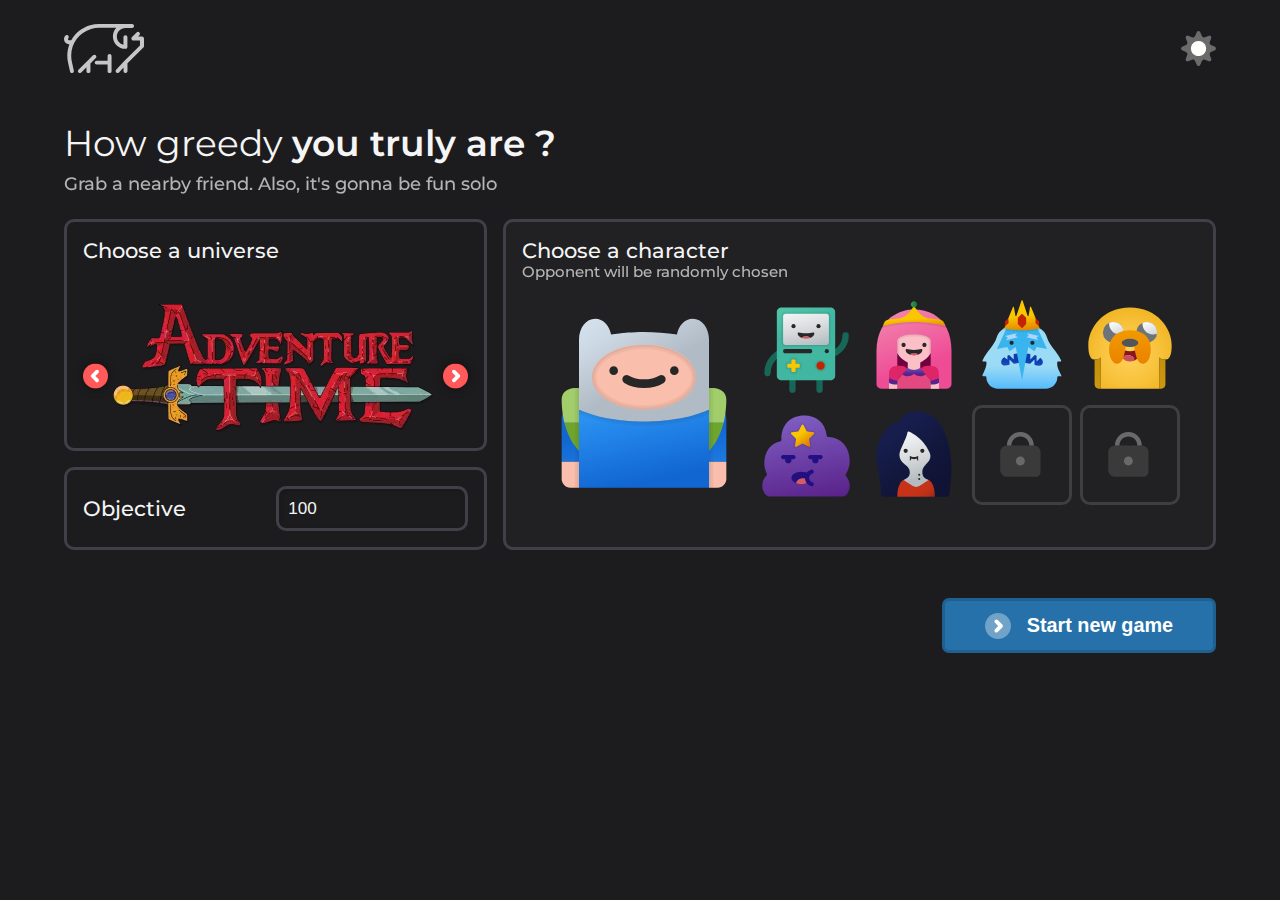
<file: index.html>
<!DOCTYPE html>
<html lang="en">
  <head>
    <meta charset="utf-8" />
    <title>Pig Dice | Home</title>
    <meta
      name="description"
      content="Pig is a simple dice game where Players take turns to 
        roll a single die as many times as they wish, adding all roll results to a running total, but losing their gained score for the turn if they roll a 1. "
    />
    <meta
      name="viewport"
      content="width=device-width, initial-scale=1.0, maximum-scale=1.0,user-scalable = no, viewport-fit=cover"
    />
    <meta charset="utf-8" />
    <!--meta for description-->

    <link rel="stylesheet" href="css/index.css" />
    <link href="https://unpkg.com/aos@2.3.1/dist/aos.css" rel="stylesheet">


    <link rel="icon" type="image/png" href="assets/favicon.svg" />
    <link rel="image_src" href="assets/social-preview.png">

    <link rel="apple-touch-icon" href="assets/icons/apple-icon-180.png">
    <meta name="apple-mobile-web-app-capable" content="yes">
    <meta name="theme-color" content="#094067" />
    <link rel="manifest" href="manifest.webmanifest">
  </head>
  <body class="light" id="app">
    <header class="spacer">
      <div class="container">
        <div class="logo"></div>
        <button
            class="btn-with-glyph btn-theme"
            :onclick="switchTheme"
            aria-label="switch theme"
          >
            <svg
              id="sun"
              viewBox="0 0 48 48"
              fill="none"
              xmlns="http://www.w3.org/2000/svg"
            >
              <g>
                <path
                  id="translucent"
                  fill-rule="evenodd"
                  clip-rule="evenodd"
                  d="M21.7565 1.44626C22.1551 0.565566 23.0337 0 24 0C24.9663 0 25.8449 0.565566 26.2435 1.44626L28.679 6.82644C29.0233 7.58817 29.6452 8.18922 30.4174 8.50852C31.1896 8.82783 32.0536 8.84244 32.8362 8.54818L38.3624 6.46748C39.2682 6.1273 40.2887 6.34643 40.9711 7.03096C41.6557 7.71548 41.8748 8.736 41.5346 9.63965L39.4539 15.1659C39.1596 15.9485 39.1743 16.8125 39.4936 17.5847C39.8129 18.3569 40.4139 18.9767 41.1757 19.3231L46.5558 21.7586C47.4344 22.1551 48 23.0337 48 24C48 24.9663 47.4344 25.8449 46.5537 26.2435L41.1736 28.679C40.4118 29.0233 39.8108 29.6452 39.4915 30.4174C39.1722 31.1896 39.1576 32.0536 39.4518 32.8362L41.5325 38.3624C41.8727 39.2682 41.6536 40.2887 40.969 40.9711C40.2845 41.6557 39.264 41.8748 38.3603 41.5346L32.8341 39.4539C32.0515 39.1597 31.1875 39.1743 30.4153 39.4936C29.6431 39.8129 29.0233 40.4139 28.6769 41.1757L26.2414 46.5558C25.8449 47.4344 24.9663 48 24 48C23.0337 48 22.1551 47.4344 21.7565 46.5537L19.321 41.1736C18.9767 40.4118 18.3548 39.8108 17.5826 39.4915C16.8104 39.1722 15.9464 39.1576 15.1638 39.4518L9.63756 41.5325C8.73183 41.8727 7.7113 41.6536 7.02887 40.969C6.34643 40.2845 6.12522 39.264 6.46539 38.3604L8.54609 32.8341C8.84035 32.0515 8.82574 31.1875 8.50643 30.4153C8.18713 29.6431 7.58609 29.0233 6.82435 28.6769L1.44417 26.2414C0.565564 25.8449 0 24.9663 0 24C0 23.0337 0.565566 22.1551 1.44626 21.7565L6.82644 19.321C7.58817 18.9767 8.18922 18.3548 8.50852 17.5826C8.82783 16.8104 8.84244 15.9464 8.54818 15.1638L6.46539 9.63756C6.12522 8.73183 6.34435 7.7113 7.02887 7.02887C7.7134 6.34435 8.73392 6.12522 9.63757 6.46539L15.1638 8.54609C15.9464 8.84244 16.8104 8.82783 17.5826 8.50852C18.3548 8.18922 18.9746 7.58817 19.321 6.82644L21.7565 1.44626Z"
                  fill="white"
                  fill-opacity="0.35"
                />
                <path
                  id="Vector"
                  d="M34.4474 24.0167C34.4474 29.7788 29.7747 34.4515 24.0127 34.4515C18.2506 34.4515 13.5779 29.7788 13.5779 24.0167C13.5779 18.2546 18.2506 13.5819 24.0127 13.5819C29.7748 13.5819 34.4474 18.2567 34.4474 24.0167"
                  fill="white"
                />
              </g>
            </svg>
            <svg viewBox="0 0 48 57" fill="none" xmlns="http://www.w3.org/2000/svg">
              <g id="moon">
              <path id="translucent" d="M46.3216 46.9723C44.9623 46.9892 43.7236 46.9988 43.3814 46.9988C33.7123 46.9988 26.9377 42.2366 23.0817 34.9487H27.8367C29.02 34.9487 29.555 33.4689 28.6464 32.7122L19.9245 25.4435C19.5124 23.0889 19.281 20.6283 19.281 18.0784C19.281 12.8246 20.6933 7.91052 23.1467 3.67127C24.2722 1.72637 22.484 -0.548695 20.3366 0.118882C7.99727 3.94601 -0.806578 15.7986 0.0586263 29.5888C0.933468 43.5043 12.022 55.07 25.8942 56.4847C34.0907 57.321 41.6558 54.7134 47.37 49.9535C48.5967 48.9317 47.917 46.9506 46.3216 46.9723V46.9723Z" fill="white" fill-opacity="0.35"/>
              <path id="Vector" d="M24.1008 22.8986H21.6908H19.5892H12.0507H7.23059C5.90025 22.8986 4.82056 23.9783 4.82056 25.3086C4.82056 26.6389 5.90025 27.7186 7.23059 27.7186H9.64062V28.9236C9.64062 32.2519 12.3374 34.9487 15.6657 34.9487C18.994 34.9487 21.6908 32.2519 21.6908 28.9236V26.9161L26.2168 30.6878C26.3904 30.1262 26.5109 29.5406 26.5109 28.9236V25.3086C26.5109 23.9783 25.4312 22.8986 24.1008 22.8986H24.1008Z" fill="white"/>
              <path id="Vector_2" d="M26.7641 40.1398C21.4838 42.827 15.8419 40.1687 15.5334 40.0193C14.3404 39.4289 12.8992 39.9133 12.3064 41.099C11.7111 42.2896 12.1931 43.738 13.3836 44.3333C13.6391 44.461 17.1722 46.1818 21.7007 46.1818C24.4915 46.1818 27.6559 45.5046 30.6684 43.4271C29.232 42.4896 27.9282 41.3906 26.7641 40.1398V40.1398Z" fill="white"/>
              <path id="Vector_3" fill-rule="evenodd" clip-rule="evenodd" d="M30.4851 3.34895C30.7857 2.67947 31.4502 2.25 32.1828 2.25C32.9154 2.25 33.5798 2.67947 33.8805 3.34895L35.2775 6.46895C35.3028 6.52705 35.3407 6.5801 35.3862 6.62558C35.4316 6.67105 35.4847 6.70642 35.5428 6.73421L38.6628 8.13126C39.3323 8.43189 39.7617 9.09632 39.7617 9.82895C39.7617 10.5616 39.3323 11.226 38.6628 11.5266L35.5428 12.9237C35.4847 12.9489 35.4316 12.9868 35.3862 13.0323C35.3407 13.0778 35.3053 13.1308 35.2775 13.1889L33.878 16.3089C33.5773 16.9784 32.9129 17.4079 32.1803 17.4079C31.4476 17.4079 30.7832 16.9784 30.4826 16.3089L29.0855 13.1889C29.0603 13.1308 29.0224 13.0778 28.9769 13.0323C28.9314 12.9868 28.8784 12.9515 28.8203 12.9237L25.7003 11.5266C25.0308 11.226 24.6013 10.5616 24.6013 9.82895C24.6013 9.09632 25.0308 8.43189 25.7003 8.13126L28.8203 6.73421C28.8784 6.70894 28.9314 6.67105 28.9769 6.62558C29.0224 6.5801 29.0577 6.52705 29.0855 6.46895L30.4851 3.34895Z" fill="white"/>
              <path id="Vector_4" fill-rule="evenodd" clip-rule="evenodd" d="M41.8156 20.2221C42.0152 19.7775 42.4598 19.4895 42.9474 19.4895C43.435 19.4895 43.8796 19.7775 44.0792 20.2221L45.0114 22.3038C45.0291 22.3417 45.0518 22.3771 45.0821 22.4074C45.1125 22.4377 45.1478 22.463 45.1857 22.4781L47.2674 23.4103C47.712 23.6099 48 24.0546 48 24.5421C48 25.0297 47.712 25.4743 47.2674 25.6739L45.1857 26.6061C45.1478 26.6238 45.1125 26.6466 45.0821 26.6769C45.0518 26.7072 45.0266 26.7426 45.0114 26.7804L44.0792 28.8621C43.8796 29.3068 43.435 29.5948 42.9474 29.5948C42.4598 29.5948 42.0152 29.3068 41.8156 28.8621L40.8834 26.7804C40.8657 26.7426 40.843 26.7072 40.8127 26.6769C40.7823 26.6466 40.747 26.6213 40.7091 26.6061L38.6274 25.6739C38.1828 25.4743 37.8948 25.0297 37.8948 24.5421C37.8948 24.0546 38.1828 23.6099 38.6274 23.4103L40.7091 22.4781C40.747 22.4604 40.7823 22.4377 40.8127 22.4074C40.843 22.3771 40.8682 22.3417 40.8834 22.3038L41.8156 20.2221Z" fill="white"/>
              </g>
            </svg>
          </button>
      </div>
    </header>
    <main class="main-menu">
      <div class="container">
        <section class="section-avatar">
          <h1>
            How greedy
            <strong>you truly are ?</strong>
          </h1>
          <p>Grab a nearby friend. Also, it's gonna be fun solo</h2>
          <div class="div-inner spacer">
            <section class="inner-section">
              <h3>Choose a universe</h3>
                <div class="universes">
                <div id="slider-container-outer">
                  <div
                    id="slider-container"
                    class="slider-container-transition">
                    <div class="slider-item" data-position="1">
                      <img
                        src="assets/adventure-time.webp"
                        alt="adventure-time"
                        aria-label="adventure-time"
                      />
                    </div>
                    <div class="slider-item" data-position="2">
                      <img
                        src="assets/steven-universe.webp"
                        alt="steven universe"
                        aria-label="steven-universe"
                      />
                    </div>
                  </div>
                </div>
                <button id="btn-prev" :onclick="toggleUniverse" aria-label="previous universe">
                  <img width="25px" height="25px" src="assets/arrow.svg" alt="">
                </button>
                <button id="btn-next" :onclick="toggleUniverse" aria-label="next universe">
                  <img width="25px" height="25px" src="assets/arrow.svg" alt="">
                </button>
              </div>
            </section>
            <section class="inner-section">
              <h3>Choose a character</h3>
              <h5>Opponent will be randomly chosen</h5>
              <div class="characters" v-cloak>
                <button class="character" id="c-1" aria-label="character-1">
                </button>
                <button class="character" id="c-2" aria-label="character-2">
                </button>
                <button class="character" id="c-3" aria-label="character-3">
                </button>
                <button class="character" id="c-4" aria-label="character-4">
                </button>
                <button class="character" id="c-5" aria-label="character-5">
                </button>
                <button class="character" id="c-6" aria-label="character-6">
                </button>
                <button class="character" id="c-7" aria-label="character-7">
                </button>
                <button class="character" id="c-8" aria-label="character-8">
                </button>
                <button class="character" id="c-9" aria-label="character-9">
                </button>
              </div>
              <h5 class="error-label" id="character-error">
                Nope, you've to pick a character
              </h5>
            </section>
            <section class="inner-section objective">
              <h3>Objective</h3>
              <input type="number" v-model="objective" aria-label="objective"/>
            </section>
          </div>
        </section>
        <section class="cta">
          <button class="btn btn-blue" :onclick="startNewGame" aria-label="start new game"> 
            <img src="assets/arrow.svg" alt="">
            <span>Start new game</span>
          </button>
          </input>
        </section>
      </div>
    </main>
  </body>

  <script defer type="text/javascript" src="js/vue.min.js"></script>
  <script defer type="text/javascript" src="js/generic.js"></script>
  <script defer type="text/javascript" src="js/characters.js"></script>
  <script defer type="text/javascript" src="js/utils.js"></script>
  <script defer type="text/javascript" src="js\index.js"></script>
  <script defer type="text/javascript" src="js/flex-slider.js"></script>
</html>
</file>
<file: css/index.css>
@import url("https://fonts.googleapis.com/css2?family=Montserrat:wght@400;500;600;800&display=swap");@import url("https://fonts.googleapis.com/css2?family=Montserrat:wght@400;500;600;800&display=swap");*{margin:0;padding:0;box-sizing:border-box;outline:none}html{font-family:'Montserrat', sans-serif;width:100%;height:100%;overflow:hidden}body{background-color:var(--main-bg);color:var(--main-txt);font-size:18px;width:inherit;height:inherit;overflow-x:hidden}h1,h2,h6{font-weight:400}h3,h5,input[type=text]{font-weight:500}h4,strong{font-weight:600}h1{font-size:36px}p,a{font-weight:500}.container{width:90%;max-width:1180px;margin:0 auto}.spacer{padding-top:1.5rem}.spacer-xl,main,main .container .cta{padding-top:3rem}.flex-center,.btn,.root .btn-blue,.light .btn-blue,.dark .btn-blue,.root .btn-pink,.light .btn-pink,.dark .btn-pink,main .container .section-avatar .div-inner .inner-section:nth-of-type(1) .universes,main .container .section-avatar .div-inner .inner-section:nth-of-type(1) .universes button{display:flex;justify-content:center;align-items:center}a{display:inline-block;text-decoration:none;transition:background-color 150ms ease-in}a:focus{outline:none}button{background-color:rgba(0,0,0,0)}.btn,.root .btn-blue,.light .btn-blue,.dark .btn-blue,.root .btn-pink,.light .btn-pink,.dark .btn-pink{font-family:sans-serif;font-weight:600;padding:0.7rem 2.5rem;border-radius:7px;font-size:110%;z-index:1000}.btn>*,.root .btn-blue>*,.light .btn-blue>*,.dark .btn-blue>*,.root .btn-pink>*,.light .btn-pink>*,.dark .btn-pink>*{margin-right:0;margin-bottom:0}.btn>*,.root .btn-blue>*,.light .btn-blue>*,.dark .btn-blue>*,.root .btn-pink>*,.light .btn-pink>*,.dark .btn-pink>*{margin-right:1rem}.btn>*:last-child,.root .btn-blue>*:last-child,.light .btn-blue>*:last-child,.dark .btn-blue>*:last-child,.root .btn-pink>*:last-child,.light .btn-pink>*:last-child,.dark .btn-pink>*:last-child{margin-right:0}.btn-with-glyph svg #translucent,.btn svg #translucent,.root .btn-blue svg #translucent,.light .btn-blue svg #translucent,.dark .btn-blue svg #translucent,.root .btn-pink svg #translucent,.light .btn-pink svg #translucent,.dark .btn-pink svg #translucent{transition:fill-opacity 100ms ease-in-out}.btn-with-glyph:hover svg #translucent,.btn:hover svg #translucent,.root .btn-blue:hover svg #translucent,.light .btn-blue:hover svg #translucent,.dark .btn-blue:hover svg #translucent,.root .btn-pink:hover svg #translucent,.light .btn-pink:hover svg #translucent,.dark .btn-pink:hover svg #translucent{fill-opacity:0.45}.btn-with-glyph:active svg #translucent,.btn:active svg #translucent,.root .btn-blue:active svg #translucent,.light .btn-blue:active svg #translucent,.dark .btn-blue:active svg #translucent,.root .btn-pink:active svg #translucent,.light .btn-pink:active svg #translucent,.dark .btn-pink:active svg #translucent{fill-opacity:0.55}.clickable,button,.btn,.root .btn-blue,.light .btn-blue,.dark .btn-blue,.root .btn-pink,.light .btn-pink,.dark .btn-pink{outline:none;cursor:pointer}.no-highlight,.clickable,button,.btn,.root .btn-blue,.light .btn-blue,.dark .btn-blue,.root .btn-pink,.light .btn-pink,.dark .btn-pink{-webkit-touch-callout:none;user-select:none;-webkit-tap-highlight-color:transparent}.no-border,.btn-theme,main .container .section-avatar .div-inner .inner-section:nth-of-type(1) .universes button,main .container .section-avatar .div-inner .inner-section:nth-of-type(2) .characters button{border:none}.disabled{opacity:0.6}.no-pointer-events,.disabled{pointer-events:none}.logo{width:80px;height:calc(80px * 0.618);background-repeat:no-repeat;background-size:100%}.btn-theme{overflow:hidden;grid-column:3/4;width:35px;height:35px}.btn-theme svg{width:inherit;height:inherit}h1,h2,h3,h4,h5,h6,p,span{transition:color var(--fg-transition) ease-in}body,.active,.inner-section,.stats-menu{transition:background-color var(--bg-transition) var(--theme-transition-function)}.root,.light,.dark{--theme-transition-function: ease-in-out;--bg-transition: 150ms;--fg-transition: 75ms;--game-stats-transition: 300ms;--white-1: #FFFFFE;--white-2: #f5f5f5;--badge-blue: #007BFF;--blue-3: #094067;--pale-blue: #C6C6C7;--green: #05D784;--yellow: #FFA500;--gray-0: #EAEAEA;--gray-1: #D8D8D8;--gray-2: #BBBBBB;--gray-3: #8A8A8A;--gray-4: #404049;--gray-5: #353535;--black-0: #000;--black-1: #1C1C1E;--black-2: #212123;--black-3: #2f2f33;--border-width: 3px}.root .btn-blue,.light .btn-blue,.dark .btn-blue,.root .btn-pink,.light .btn-pink,.dark .btn-pink{color:#fff;transition:background-color 100ms ease-out}.light{--main-bg: var(--white-1);--main-txt: var(--blue-3)}.light header .logo{background-image:url("../assets/pig.svg")}.light header .btn-pause-control svg path:not(#red-play){fill:var(--blue-3)}.light header .btn-restart{color:#EF4565}.light header .btn-theme #sun{display:none}.light header .btn-theme #moon{display:block}.light header .btn-theme #moon path{fill:var(--gray-4)}.light .btn-blue{background-color:#3DA9FC;border:var(--border-width) solid #0e94fb}.light .btn-blue:hover{background-color:#2da2fb}.light .btn-blue:active{background-color:#1e9bfb}.light .btn-blue .disabled{background-color:#80c7fd}.light .btn-pink{background-color:#EF4565;border:var(--border-width) solid #C62C48}.light .btn-pink:hover{background-color:#ed3659}.light .btn-pink:active{background-color:#ec284d}.light .btn-pink .disabled{background-color:#f4869a}.light .btn-blue[importance="secondary"]{background-color:transparent;color:#3DA9FC;border:var(--border-width) solid #3DA9FC}.light .btn-blue[importance="secondary"]:hover{color:#2da2fb}.light .btn-blue[importance="secondary"]:active{color:#1e9bfb}.light .btn-blue[importance="secondary"] .disabled{color:#80c7fd}.light .btn-blue[importance="secondary"] svg path{fill:#3DA9FC}.light .btn-pink[importance="secondary"]{background-color:transparent;color:#EF4565;border:var(--border-width) solid #EF4565}.light .btn-pink[importance="secondary"]:hover{color:#ed3659}.light .btn-pink[importance="secondary"]:active{color:#ec284d}.light .btn-pink[importance="secondary"] .disabled{color:#f4869a}.light .btn-pink[importance="secondary"] svg path{fill:#EF4565}.light .main-menu .inner-section{border:3px solid var(--gray-2)}.light .main-menu .inner-section:nth-of-type(2){background-color:var(--gray-0)}.light .main-menu .disabled{border:3px solid var(--gray-1) !important}.light .main-menu .character:not(.selected):hover{background-color:var(--gray-1)}.light .main-menu .selected{background-color:var(--gray-2)}.light .game{--overlay-bg: var(--white-2);--score-bg: var(--gray-1)}.light .game .stats-menu .dock{background-color:var(--gray-1)}.light .about #absurd{background-image:url("../assets/absurd.webp")}.dark{--main-bg: var(--black-1);--main-txt: var(--white-2)}.dark header .logo{background-image:url("../assets/pig-pale.svg")}.dark header .btn-pause-control svg path:not(#red-play){fill:var(--gray-1)}.dark header .btn-restart{color:#FF80A2}.dark header .btn-theme #sun{display:block}.dark header .btn-theme #sun path{fill:var(--white-1)}.dark header .btn-theme #moon{display:none}.dark .btn-blue{background-color:#2671aa;border:var(--border-width) solid #206090}.dark .btn-blue:hover{background-color:#246ba1}.dark .btn-blue:active{background-color:#226599}.dark .btn-blue .disabled{background-color:#539ed8}.dark .btn-pink{background-color:#a83247;border:var(--border-width) solid #8e2a3c}.dark .btn-pink:hover{background-color:#9f2f43}.dark .btn-pink:active{background-color:#972c3f}.dark .btn-pink .disabled{background-color:#ce5b70}.dark .btn-blue[importance="secondary"]{background-color:transparent;color:#2671aa;border:var(--border-width) solid #2671aa}.dark .btn-blue[importance="secondary"]:hover{color:#246ba1}.dark .btn-blue[importance="secondary"]:active{color:#226599}.dark .btn-blue[importance="secondary"] .disabled{color:#539ed8}.dark .btn-blue[importance="secondary"] svg path{fill:#2671aa}.dark .btn-pink[importance="secondary"]{background-color:transparent;color:#a83247;border:var(--border-width) solid #a83247}.dark .btn-pink[importance="secondary"]:hover{color:#9f2f43}.dark .btn-pink[importance="secondary"]:active{color:#972c3f}.dark .btn-pink[importance="secondary"] .disabled{color:#ce5b70}.dark .btn-pink[importance="secondary"] svg path{fill:#a83247}.dark .main-menu .inner-section{border:3px solid var(--gray-4)}.dark .main-menu .inner-section:nth-of-type(2){background-color:var(--black-2)}.dark .main-menu .disabled{border:3px solid var(--gray-3) !important}.dark .main-menu .character:not(.selected):hover{background-color:var(--black-3)}.dark .main-menu .selected{background-color:var(--gray-4)}.dark .game{--overlay-bg: var(--black-2);--score-bg: var(--gray-3)}.dark .game .stats-menu .dock{background-color:var(--gray-5)}.dark .about #pig-pale{opacity:3%}.dark .about #absurd{background-image:url("../assets/absurd-pale.webp")}#slider-container-outer{width:325px;overflow:hidden}#slider-container{display:flex;flex-wrap:nowrap;flex-direction:row}.slider-container-transition{transition:transform 300ms ease-out}.slider-item{width:100%;flex-shrink:0}header .container{display:flex;justify-content:space-between;align-items:center}main .container p{margin-top:0.5rem;opacity:0.7}main .container .section-avatar .div-inner{display:grid;grid-template-rows:1fr auto;grid-template-columns:repeat(2, auto);grid-gap:1rem;align-items:start}main .container .section-avatar .div-inner .inner-section{border-radius:10px;padding:1rem}main .container .section-avatar .div-inner .inner-section .characters,main .container .section-avatar .div-inner .inner-section .universes{margin-top:1rem}main .container .section-avatar .div-inner .inner-section:nth-of-type(1){height:100%;overflow:hidden}main .container .section-avatar .div-inner .inner-section:nth-of-type(1) .universes{height:inherit;position:relative}main .container .section-avatar .div-inner .inner-section:nth-of-type(1) .universes img{width:320px;height:auto}main .container .section-avatar .div-inner .inner-section:nth-of-type(1) .universes button{background-color:#f00;border-radius:100%;position:absolute;transform:translate(0, -50%);top:50%;box-shadow:0 0 10px rgba(0,0,0,0.5)}main .container .section-avatar .div-inner .inner-section:nth-of-type(1) .universes button img{width:25px;height:25px}main .container .section-avatar .div-inner .inner-section:nth-of-type(1) .universes #btn-prev{left:0}main .container .section-avatar .div-inner .inner-section:nth-of-type(1) .universes #btn-prev img{transform:rotate(180deg)}main .container .section-avatar .div-inner .inner-section:nth-of-type(1) .universes #btn-next{right:0}main .container .section-avatar .div-inner .inner-section:nth-of-type(2){grid-row:1/3;grid-column:2/3;height:100%}main .container .section-avatar .div-inner .inner-section:nth-of-type(2) h5{opacity:0.7}main .container .section-avatar .div-inner .inner-section:nth-of-type(2) .characters{display:grid;grid-template-rows:repeat(2, 100px);grid-template-columns:repeat(6, 100px);justify-content:center;grid-gap:0.5rem}main .container .section-avatar .div-inner .inner-section:nth-of-type(2) .characters button{border-radius:10px}main .container .section-avatar .div-inner .inner-section:nth-of-type(2) .characters .character{background-repeat:no-repeat;background-size:cover;background-position:center}main .container .section-avatar .div-inner .inner-section:nth-of-type(2) .characters #c-1{grid-row:1/3;grid-column:1/3}main .container .section-avatar .div-inner .inner-section:nth-of-type(2) .characters .disabled{background-size:50% 50%;filter:brightness(60%)}main .container .section-avatar .div-inner .inner-section:nth-of-type(3){display:flex;align-items:center;justify-content:space-between}main .container .section-avatar .div-inner .inner-section:nth-of-type(3) input[type=number]{border:inherit;background-color:inherit;color:inherit;border-radius:inherit;padding:0.6rem;font-size:95%;box-shadow:inset 1.5px 1.5px 5px rgba(0,0,0,0.15);width:50%;-moz-appearance:textfield}main .container .section-avatar .div-inner .inner-section:nth-of-type(3) input[type=number]::-webkit-outer-spin-button,main .container .section-avatar .div-inner .inner-section:nth-of-type(3) input[type=number]::-webkit-inner-spin-button{-webkit-appearance:none;margin:0}main .container .section-avatar .div-inner .inner-section .error-label{color:#F73131;opacity:0.8 !important;margin-top:0.5rem;visibility:hidden}main .container .cta{display:flex;justify-content:flex-end;-webkit-justify-content:flex-end;-moz-justify-content:flex-end;-ms-justify-content:flex-end;padding-bottom:1rem}main .container .cta button{display:flex}*{margin:0;padding:0;box-sizing:border-box;outline:none}html{font-family:'Montserrat', sans-serif;width:100%;height:100%;overflow:hidden}body{background-color:var(--main-bg);color:var(--main-txt);font-size:18px;width:inherit;height:inherit;overflow-x:hidden}h1,h2,h6{font-weight:400}h3,h5,input[type=text]{font-weight:500}h4,strong{font-weight:600}h1{font-size:36px}p,a{font-weight:500}.container{width:90%;max-width:1180px;margin:0 auto}.spacer{padding-top:1.5rem}.spacer-xl,main,main .container .cta{padding-top:3rem}.flex-center,.btn,.root .btn-blue,.light .btn-blue,.dark .btn-blue,.root .btn-pink,.light .btn-pink,.dark .btn-pink,main .container .section-avatar .div-inner .inner-section:nth-of-type(1) .universes,main .container .section-avatar .div-inner .inner-section:nth-of-type(1) .universes button{display:flex;justify-content:center;align-items:center}a{display:inline-block;text-decoration:none;transition:background-color 150ms ease-in}a:focus{outline:none}button{background-color:rgba(0,0,0,0)}.btn,.root .btn-blue,.light .btn-blue,.dark .btn-blue,.root .btn-pink,.light .btn-pink,.dark .btn-pink{font-family:sans-serif;font-weight:600;padding:0.7rem 2.5rem;border-radius:7px;font-size:110%;z-index:1000}.btn>*,.root .btn-blue>*,.light .btn-blue>*,.dark .btn-blue>*,.root .btn-pink>*,.light .btn-pink>*,.dark .btn-pink>*{margin-right:0;margin-bottom:0}.btn>*,.root .btn-blue>*,.light .btn-blue>*,.dark .btn-blue>*,.root .btn-pink>*,.light .btn-pink>*,.dark .btn-pink>*{margin-right:1rem}.btn>*:last-child,.root .btn-blue>*:last-child,.light .btn-blue>*:last-child,.dark .btn-blue>*:last-child,.root .btn-pink>*:last-child,.light .btn-pink>*:last-child,.dark .btn-pink>*:last-child{margin-right:0}.btn-with-glyph svg #translucent,.btn svg #translucent,.root .btn-blue svg #translucent,.light .btn-blue svg #translucent,.dark .btn-blue svg #translucent,.root .btn-pink svg #translucent,.light .btn-pink svg #translucent,.dark .btn-pink svg #translucent{transition:fill-opacity 100ms ease-in-out}.btn-with-glyph:hover svg #translucent,.btn:hover svg #translucent,.root .btn-blue:hover svg #translucent,.light .btn-blue:hover svg #translucent,.dark .btn-blue:hover svg #translucent,.root .btn-pink:hover svg #translucent,.light .btn-pink:hover svg #translucent,.dark .btn-pink:hover svg #translucent{fill-opacity:0.45}.btn-with-glyph:active svg #translucent,.btn:active svg #translucent,.root .btn-blue:active svg #translucent,.light .btn-blue:active svg #translucent,.dark .btn-blue:active svg #translucent,.root .btn-pink:active svg #translucent,.light .btn-pink:active svg #translucent,.dark .btn-pink:active svg #translucent{fill-opacity:0.55}.clickable,button,.btn,.root .btn-blue,.light .btn-blue,.dark .btn-blue,.root .btn-pink,.light .btn-pink,.dark .btn-pink{outline:none;cursor:pointer}.no-highlight,.clickable,button,.btn,.root .btn-blue,.light .btn-blue,.dark .btn-blue,.root .btn-pink,.light .btn-pink,.dark .btn-pink{-webkit-touch-callout:none;user-select:none;-webkit-tap-highlight-color:transparent}.no-border,.btn-theme,main .container .section-avatar .div-inner .inner-section:nth-of-type(1) .universes button,main .container .section-avatar .div-inner .inner-section:nth-of-type(2) .characters button{border:none}.disabled{opacity:0.6}.no-pointer-events,.disabled{pointer-events:none}.logo{width:80px;height:calc(80px * 0.618);background-repeat:no-repeat;background-size:100%}.btn-theme{overflow:hidden;grid-column:3/4;width:35px;height:35px}.btn-theme svg{width:inherit;height:inherit}h1,h2,h3,h4,h5,h6,p,span{transition:color var(--fg-transition) ease-in}body,.active,.inner-section,.stats-menu{transition:background-color var(--bg-transition) var(--theme-transition-function)}@media only screen and (max-width: 565px){header .container .logo{width:60px;height:calc(60px * 0.618)}}@media only screen and (max-width: 325px){.btn-theme{width:25px;height:25px}}@media only screen and (max-width: 1180px){main .container .section-avatar .div-inner .inner-section:nth-of-type(1) .universes{margin-top:0}main .container .section-avatar .div-inner .inner-section:nth-of-type(2) .characters{grid-template-rows:repeat(3, 100px);grid-template-columns:repeat(4, 100px)}}@media only screen and (max-width: 930px){main .container .section-avatar .div-inner .inner-section:nth-of-type(1){position:relative;width:auto}main .container .section-avatar .div-inner .inner-section:nth-of-type(1) .universes{width:250px;position:absolute;top:50%;left:50%;transform:translate(-50%, -50%);margin-top:1rem}main .container .section-avatar .div-inner .inner-section:nth-of-type(1) .universes .slider-item img{width:inherit}main .container .section-avatar .div-inner .inner-section:nth-of-type(2) .characters{grid-template-rows:repeat(3, 70px);grid-template-columns:repeat(4, 70px)}main .container .section-avatar .div-inner .inner-section:nth-of-type(3){display:flex;align-items:center;justify-content:space-between}main .container .section-avatar .div-inner .inner-section:nth-of-type(3) input[type=text]{border:inherit;background-color:inherit;color:inherit;border-radius:inherit;padding:0.6rem;font-size:95%;width:40%}}@media only screen and (max-width: 700px){main{padding-top:1.5rem;text-align:center}main h1{font-size:28px}main .container .section-avatar .div-inner{grid-template-rows:repeat(3, auto);grid-template-columns:1fr;grid-gap:1rem}main .container .section-avatar .div-inner .inner-section:nth-of-type(1){grid-row:1/2;grid-column:1/2}main .container .section-avatar .div-inner .inner-section:nth-of-type(1) .universes{position:relative;margin-top:0}main .container .section-avatar .div-inner .inner-section:nth-of-type(1) .universes #btn-prev{left:-2rem}main .container .section-avatar .div-inner .inner-section:nth-of-type(1) .universes #btn-next{right:-2rem}main .container .section-avatar .div-inner .inner-section:nth-of-type(2){grid-row:2/3;grid-column:1/2}main .container .cta{padding:1.5rem 0}main .container .cta button{flex-grow:1}}@media only screen and (max-width: 370px){main .container .section-avatar .div-inner .inner-section:nth-of-type(1) .universes{width:180px}main .container .section-avatar .div-inner .inner-section:nth-of-type(2) .characters{grid-template-rows:repeat(4, 65px);grid-template-columns:repeat(3, 65px)}}
</file>
